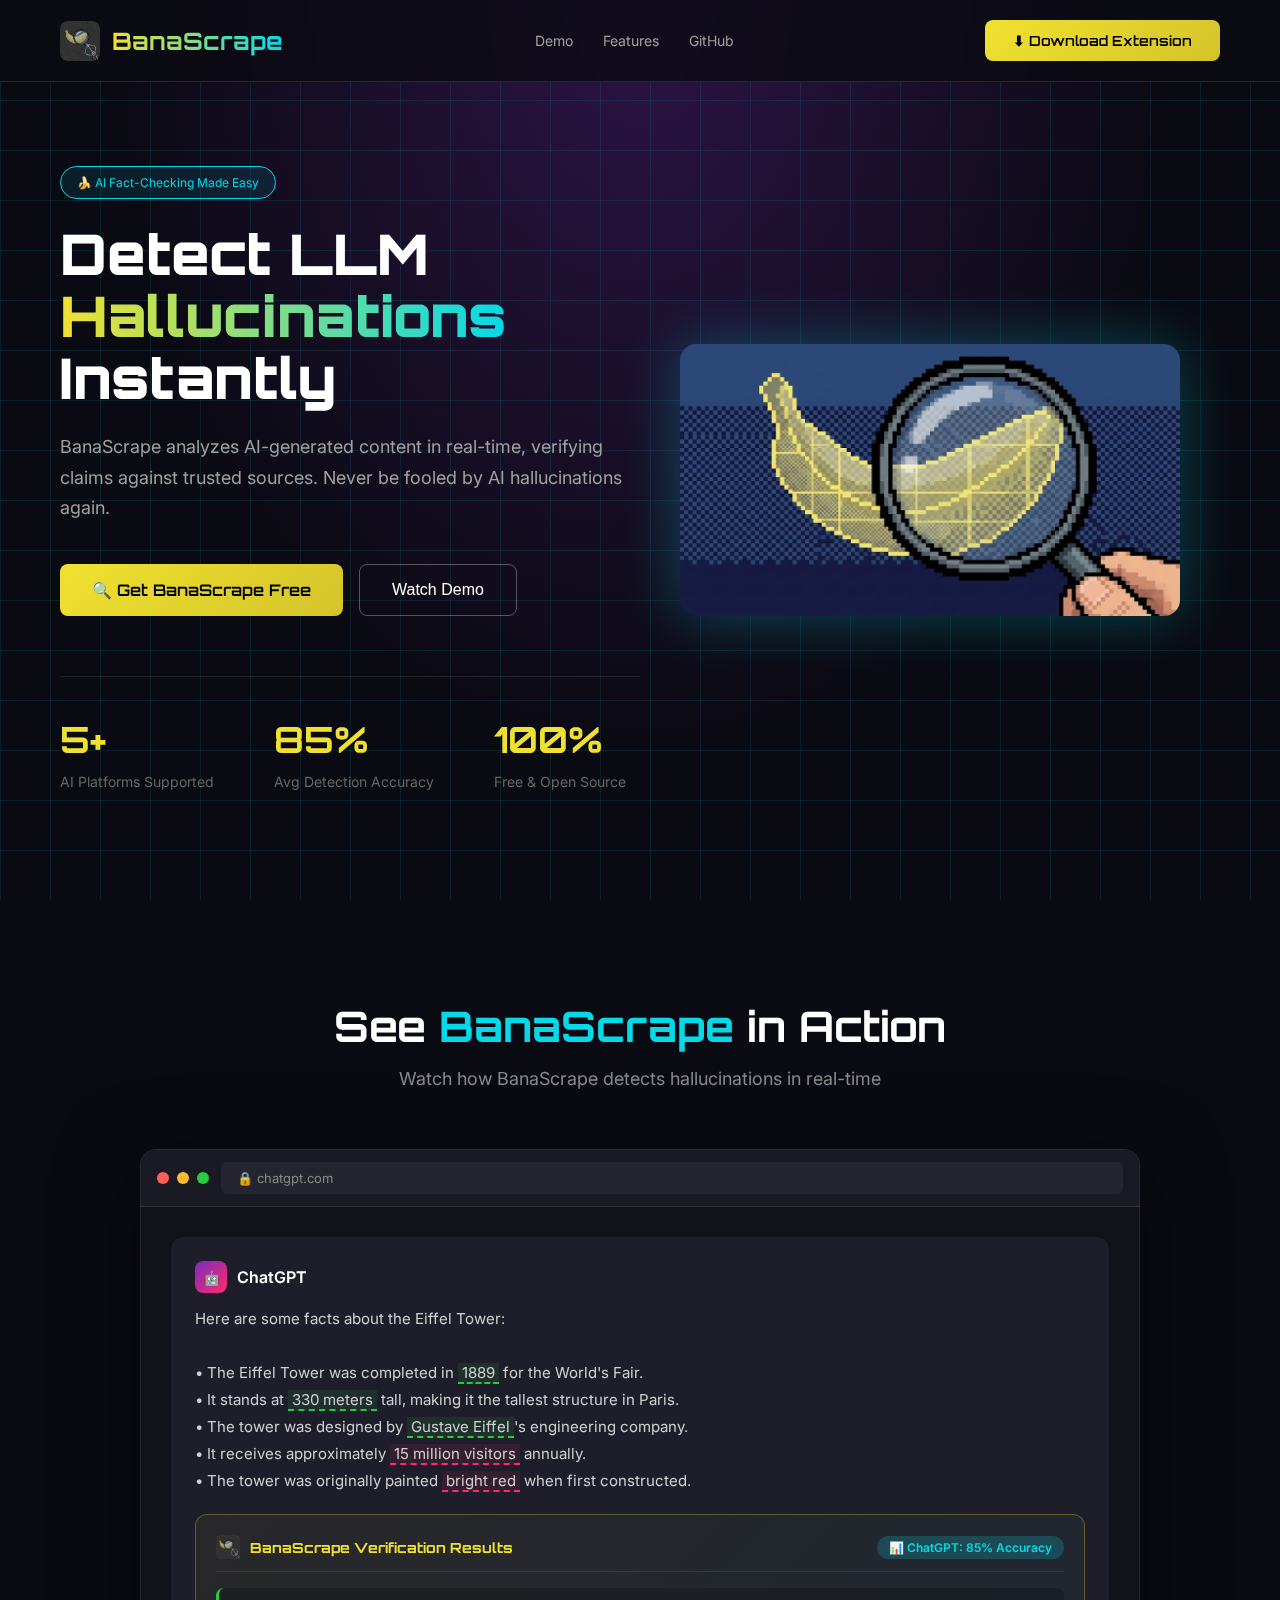
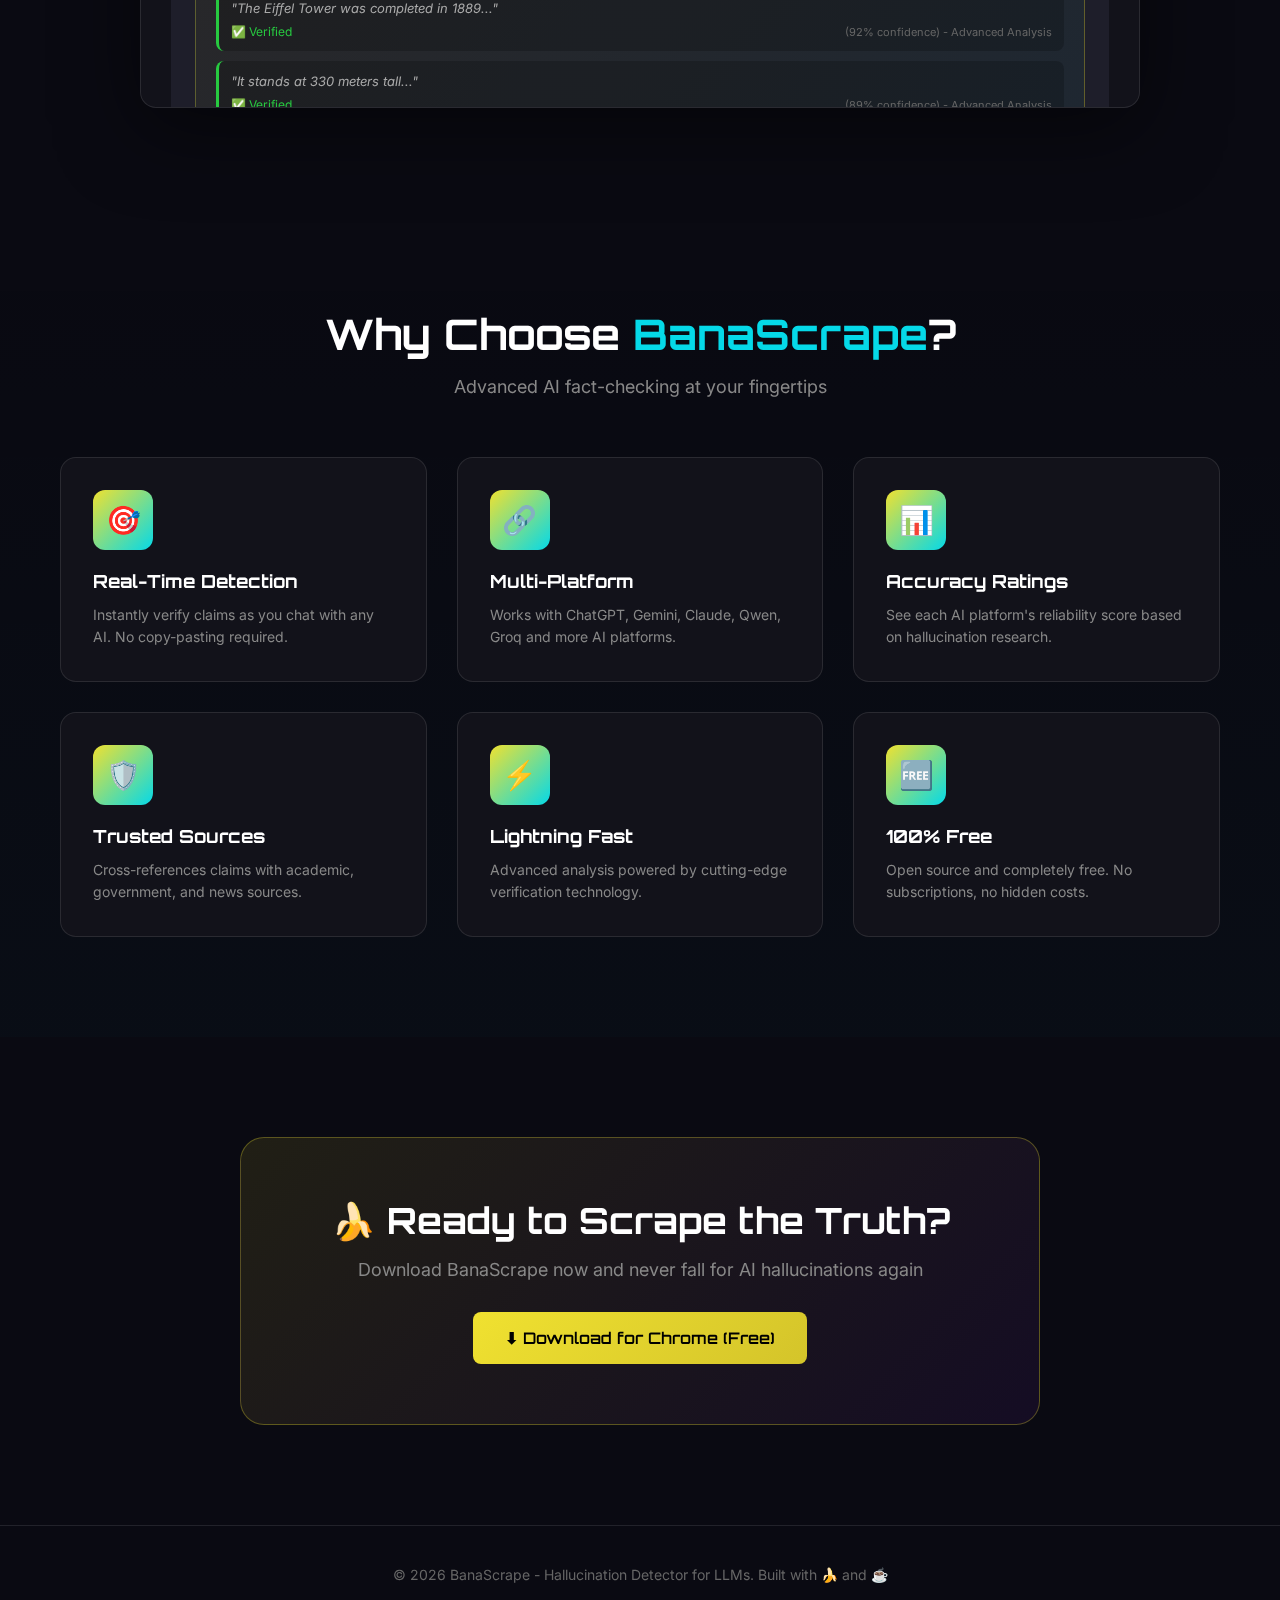
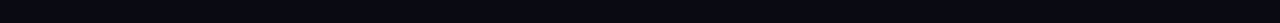
<file: landing/index.html>
<!DOCTYPE html>
<html lang="en">

<head>
    <meta charset="UTF-8">
    <meta name="viewport" content="width=device-width, initial-scale=1.0">
    <title>BanaScrape - Hallucination Detector for LLMs</title>
    <link
        href="https://fonts.googleapis.com/css2?family=Orbitron:wght@400;700;900&family=Inter:wght@300;400;500;600&display=swap"
        rel="stylesheet">
    <style>
        * {
            margin: 0;
            padding: 0;
            box-sizing: border-box;
        }

        :root {
            --cyber-yellow: #f0e130;
            --cyber-pink: #ff2a6d;
            --cyber-blue: #05d9e8;
            --cyber-purple: #7b2cbf;
            --dark-bg: #0a0a12;
            --dark-card: #12121a;
            --grid-color: rgba(5, 217, 232, 0.1);
        }

        body {
            font-family: 'Inter', sans-serif;
            background: var(--dark-bg);
            color: #fff;
            overflow-x: hidden;
        }

        /* Cyber Grid Background */
        .cyber-bg {
            position: fixed;
            top: 0;
            left: 0;
            width: 100%;
            height: 100%;
            background:
                linear-gradient(90deg, var(--grid-color) 1px, transparent 1px) 0 0 / 50px 50px,
                linear-gradient(var(--grid-color) 1px, transparent 1px) 0 0 / 50px 50px,
                radial-gradient(ellipse at 50% 0%, rgba(123, 44, 191, 0.3) 0%, transparent 60%),
                var(--dark-bg);
            z-index: -1;
            animation: gridMove 20s linear infinite;
        }

        @keyframes gridMove {
            0% {
                background-position: 0 0, 0 0, 50% 0%, 0 0;
            }

            100% {
                background-position: 50px 50px, 50px 50px, 50% 0%, 0 0;
            }
        }

        /* Glowing Lines */
        .glow-line {
            position: absolute;
            height: 2px;
            background: linear-gradient(90deg, transparent, var(--cyber-blue), transparent);
            animation: glowPulse 3s ease-in-out infinite;
        }

        @keyframes glowPulse {

            0%,
            100% {
                opacity: 0.3;
            }

            50% {
                opacity: 1;
            }
        }

        /* Navigation */
        nav {
            position: fixed;
            top: 0;
            width: 100%;
            padding: 20px 60px;
            display: flex;
            justify-content: space-between;
            align-items: center;
            background: rgba(10, 10, 18, 0.8);
            backdrop-filter: blur(20px);
            border-bottom: 1px solid rgba(5, 217, 232, 0.2);
            z-index: 1000;
        }

        .logo-container {
            display: flex;
            align-items: center;
            gap: 12px;
        }

        .logo-container img {
            width: 40px;
            height: 40px;
            border-radius: 8px;
        }

        .logo-text {
            font-family: 'Orbitron', sans-serif;
            font-size: 24px;
            font-weight: 700;
            background: linear-gradient(90deg, var(--cyber-yellow), var(--cyber-blue));
            -webkit-background-clip: text;
            background-clip: text;
            -webkit-text-fill-color: transparent;
        }

        .nav-links {
            display: flex;
            gap: 30px;
        }

        .nav-links a {
            color: #a0a0a0;
            text-decoration: none;
            font-size: 14px;
            transition: all 0.3s;
        }

        .nav-links a:hover {
            color: var(--cyber-blue);
            text-shadow: 0 0 20px var(--cyber-blue);
        }

        .download-btn {
            background: linear-gradient(135deg, var(--cyber-yellow), #d4c42a);
            color: #000;
            padding: 12px 28px;
            border: none;
            border-radius: 8px;
            font-family: 'Orbitron', sans-serif;
            font-weight: 600;
            font-size: 14px;
            cursor: pointer;
            transition: all 0.3s;
            text-decoration: none;
        }

        .download-btn:hover {
            transform: translateY(-2px);
            box-shadow: 0 10px 40px rgba(240, 225, 48, 0.4);
        }

        /* Hero Section */
        .hero {
            min-height: 100vh;
            display: flex;
            align-items: center;
            padding: 120px 60px 60px;
            position: relative;
        }

        .hero-content {
            flex: 1;
            max-width: 600px;
        }

        .hero-badge {
            display: inline-block;
            background: rgba(5, 217, 232, 0.1);
            border: 1px solid var(--cyber-blue);
            padding: 8px 16px;
            border-radius: 20px;
            font-size: 12px;
            color: var(--cyber-blue);
            margin-bottom: 24px;
            animation: pulse 2s ease-in-out infinite;
        }

        @keyframes pulse {

            0%,
            100% {
                box-shadow: 0 0 0 0 rgba(5, 217, 232, 0.4);
            }

            50% {
                box-shadow: 0 0 20px 5px rgba(5, 217, 232, 0.2);
            }
        }

        .hero h1 {
            font-family: 'Orbitron', sans-serif;
            font-size: 56px;
            font-weight: 900;
            line-height: 1.1;
            margin-bottom: 24px;
        }

        .hero h1 span {
            background: linear-gradient(90deg, var(--cyber-yellow), var(--cyber-blue));
            -webkit-background-clip: text;
            background-clip: text;
            -webkit-text-fill-color: transparent;
        }

        .hero p {
            font-size: 18px;
            color: #a0a0a0;
            line-height: 1.7;
            margin-bottom: 40px;
        }

        .hero-buttons {
            display: flex;
            gap: 16px;
        }

        .btn-primary {
            background: linear-gradient(135deg, var(--cyber-yellow), #d4c42a);
            color: #000;
            padding: 16px 32px;
            border: none;
            border-radius: 8px;
            font-family: 'Orbitron', sans-serif;
            font-weight: 600;
            font-size: 16px;
            cursor: pointer;
            transition: all 0.3s;
            display: flex;
            align-items: center;
            gap: 8px;
        }

        .btn-primary:hover {
            transform: translateY(-3px);
            box-shadow: 0 15px 50px rgba(240, 225, 48, 0.5);
        }

        .btn-secondary {
            background: transparent;
            color: #fff;
            padding: 16px 32px;
            border: 1px solid rgba(255, 255, 255, 0.3);
            border-radius: 8px;
            font-weight: 500;
            font-size: 16px;
            cursor: pointer;
            transition: all 0.3s;
        }

        .btn-secondary:hover {
            border-color: var(--cyber-blue);
            color: var(--cyber-blue);
        }

        .hero-visual {
            flex: 1;
            display: flex;
            justify-content: center;
            align-items: center;
        }

        .hero-image {
            max-width: 500px;
            width: 100%;
            border-radius: 16px;
            box-shadow: 0 0 60px rgba(5, 217, 232, 0.3);
            animation: float 6s ease-in-out infinite;
        }

        @keyframes float {

            0%,
            100% {
                transform: translateY(0);
            }

            50% {
                transform: translateY(-20px);
            }
        }

        /* Stats Section */
        .stats {
            display: flex;
            gap: 60px;
            margin-top: 60px;
            padding-top: 40px;
            border-top: 1px solid rgba(255, 255, 255, 0.1);
        }

        .stat-item h3 {
            font-family: 'Orbitron', sans-serif;
            font-size: 36px;
            color: var(--cyber-yellow);
            margin-bottom: 8px;
        }

        .stat-item p {
            font-size: 14px;
            color: #666;
            margin: 0;
        }

        /* Demo Section */
        .demo-section {
            padding: 100px 60px;
            position: relative;
        }

        .section-header {
            text-align: center;
            margin-bottom: 60px;
        }

        .section-header h2 {
            font-family: 'Orbitron', sans-serif;
            font-size: 42px;
            margin-bottom: 16px;
        }

        .section-header h2 span {
            color: var(--cyber-blue);
        }

        .section-header p {
            color: #888;
            font-size: 18px;
        }

        /* Demo Container */
        .demo-container {
            max-width: 1000px;
            margin: 0 auto;
            background: var(--dark-card);
            border-radius: 16px;
            border: 1px solid rgba(255, 255, 255, 0.1);
            overflow: hidden;
            box-shadow: 0 20px 80px rgba(0, 0, 0, 0.5);
        }

        .browser-bar {
            background: #1a1a24;
            padding: 12px 16px;
            display: flex;
            align-items: center;
            gap: 12px;
            border-bottom: 1px solid rgba(255, 255, 255, 0.1);
        }

        .browser-dots {
            display: flex;
            gap: 8px;
        }

        .browser-dots span {
            width: 12px;
            height: 12px;
            border-radius: 50%;
        }

        .browser-dots span:nth-child(1) {
            background: #ff5f56;
        }

        .browser-dots span:nth-child(2) {
            background: #ffbd2e;
        }

        .browser-dots span:nth-child(3) {
            background: #27ca40;
        }

        .browser-url {
            flex: 1;
            background: rgba(255, 255, 255, 0.05);
            padding: 8px 16px;
            border-radius: 6px;
            font-size: 13px;
            color: #888;
        }

        .demo-content {
            padding: 30px;
            max-height: 500px;
            overflow-y: auto;
        }

        /* Fake AI Chat */
        .ai-chat {
            background: #1e1e2a;
            border-radius: 12px;
            padding: 24px;
        }

        .ai-message {
            margin-bottom: 20px;
        }

        .ai-header {
            display: flex;
            align-items: center;
            gap: 10px;
            margin-bottom: 12px;
        }

        .ai-avatar {
            width: 32px;
            height: 32px;
            background: linear-gradient(135deg, var(--cyber-purple), var(--cyber-pink));
            border-radius: 8px;
            display: flex;
            align-items: center;
            justify-content: center;
            font-size: 14px;
        }

        .ai-name {
            font-weight: 600;
            color: #fff;
        }

        .ai-text {
            color: #d0d0d0;
            line-height: 1.8;
            font-size: 15px;
        }

        .ai-text .claim {
            background: rgba(255, 42, 109, 0.1);
            border-bottom: 2px dashed var(--cyber-pink);
            padding: 0 4px;
        }

        .ai-text .claim.verified {
            background: rgba(39, 202, 64, 0.1);
            border-bottom-color: #27ca40;
        }

        /* BanaScrape Results */
        .banascrape-results {
            margin-top: 20px;
            background: linear-gradient(135deg, rgba(240, 225, 48, 0.05), rgba(5, 217, 232, 0.05));
            border: 1px solid rgba(240, 225, 48, 0.3);
            border-radius: 12px;
            padding: 20px;
            animation: slideIn 0.5s ease-out;
        }

        @keyframes slideIn {
            from {
                opacity: 0;
                transform: translateY(20px);
            }

            to {
                opacity: 1;
                transform: translateY(0);
            }
        }

        .results-header {
            display: flex;
            align-items: center;
            gap: 10px;
            margin-bottom: 16px;
            padding-bottom: 12px;
            border-bottom: 1px solid rgba(255, 255, 255, 0.1);
        }

        .results-header img {
            width: 24px;
            height: 24px;
            border-radius: 4px;
        }

        .results-header h4 {
            font-family: 'Orbitron', sans-serif;
            font-size: 14px;
            color: var(--cyber-yellow);
        }

        .accuracy-badge {
            margin-left: auto;
            background: rgba(5, 217, 232, 0.2);
            color: var(--cyber-blue);
            padding: 4px 12px;
            border-radius: 12px;
            font-size: 12px;
            font-weight: 600;
        }

        .claim-result {
            padding: 12px;
            background: rgba(0, 0, 0, 0.2);
            border-radius: 8px;
            margin-bottom: 10px;
            border-left: 3px solid var(--cyber-blue);
        }

        .claim-result.warning {
            border-left-color: var(--cyber-pink);
        }

        .claim-result.success {
            border-left-color: #27ca40;
        }

        .claim-text {
            font-size: 13px;
            color: #aaa;
            margin-bottom: 8px;
            font-style: italic;
        }

        .claim-status {
            display: flex;
            align-items: center;
            gap: 8px;
            font-size: 12px;
        }

        .claim-status.verified {
            color: #27ca40;
        }

        .claim-status.unverified {
            color: var(--cyber-pink);
        }

        .confidence {
            margin-left: auto;
            font-size: 11px;
            color: #666;
        }

        /* Features Section */
        .features {
            padding: 100px 60px;
            background: linear-gradient(180deg, transparent, rgba(5, 217, 232, 0.02));
        }

        .features-grid {
            display: grid;
            grid-template-columns: repeat(3, 1fr);
            gap: 30px;
            max-width: 1200px;
            margin: 0 auto;
        }

        .feature-card {
            background: var(--dark-card);
            border: 1px solid rgba(255, 255, 255, 0.1);
            border-radius: 16px;
            padding: 32px;
            transition: all 0.3s;
        }

        .feature-card:hover {
            transform: translateY(-8px);
            border-color: var(--cyber-blue);
            box-shadow: 0 20px 60px rgba(5, 217, 232, 0.1);
        }

        .feature-icon {
            width: 60px;
            height: 60px;
            background: linear-gradient(135deg, var(--cyber-yellow), var(--cyber-blue));
            border-radius: 12px;
            display: flex;
            align-items: center;
            justify-content: center;
            font-size: 28px;
            margin-bottom: 20px;
        }

        .feature-card h3 {
            font-family: 'Orbitron', sans-serif;
            font-size: 18px;
            margin-bottom: 12px;
        }

        .feature-card p {
            color: #888;
            font-size: 14px;
            line-height: 1.6;
        }

        /* CTA Section */
        .cta {
            padding: 100px 60px;
            text-align: center;
            position: relative;
        }

        .cta-box {
            max-width: 800px;
            margin: 0 auto;
            background: linear-gradient(135deg, rgba(240, 225, 48, 0.1), rgba(123, 44, 191, 0.1));
            border: 1px solid rgba(240, 225, 48, 0.3);
            border-radius: 24px;
            padding: 60px;
        }

        .cta h2 {
            font-family: 'Orbitron', sans-serif;
            font-size: 36px;
            margin-bottom: 16px;
        }

        .cta p {
            color: #888;
            font-size: 18px;
            margin-bottom: 32px;
        }

        /* Footer */
        footer {
            padding: 40px 60px;
            border-top: 1px solid rgba(255, 255, 255, 0.1);
            text-align: center;
            color: #666;
            font-size: 14px;
        }

        /* Responsive */
        @media (max-width: 768px) {
            .hero {
                flex-direction: column;
                padding: 100px 20px 40px;
            }

            .hero h1 {
                font-size: 36px;
            }

            .features-grid {
                grid-template-columns: 1fr;
            }

            nav {
                padding: 16px 20px;
            }

            .nav-links {
                display: none;
            }
        }
    </style>
</head>

<body>
    <div class="cyber-bg"></div>

    <!-- Navigation -->
    <nav>
        <div class="logo-container">
            <img src="logo.jpg" alt="BanaScrape">
            <span class="logo-text">BanaScrape</span>
        </div>
        <div class="nav-links">
            <a href="#demo">Demo</a>
            <a href="#features">Features</a>
            <a href="https://github.com" target="_blank">GitHub</a>
        </div>
        <a href="#download" class="download-btn">⬇ Download Extension</a>
    </nav>

    <!-- Hero Section -->
    <section class="hero">
        <div class="hero-content">
            <span class="hero-badge">🍌 AI Fact-Checking Made Easy</span>
            <h1>Detect LLM <span>Hallucinations</span> Instantly</h1>
            <p>BanaScrape analyzes AI-generated content in real-time, verifying claims against trusted sources. Never be
                fooled by AI hallucinations again.</p>

            <div class="hero-buttons">
                <button class="btn-primary"
                    onclick="document.getElementById('download').scrollIntoView({behavior: 'smooth'})">
                    🔍 Get BanaScrape Free
                </button>
                <button class="btn-secondary"
                    onclick="document.getElementById('demo').scrollIntoView({behavior: 'smooth'})">
                    Watch Demo
                </button>
            </div>

            <div class="stats">
                <div class="stat-item">
                    <h3>5+</h3>
                    <p>AI Platforms Supported</p>
                </div>
                <div class="stat-item">
                    <h3>85%</h3>
                    <p>Avg Detection Accuracy</p>
                </div>
                <div class="stat-item">
                    <h3>100%</h3>
                    <p>Free & Open Source</p>
                </div>
            </div>
        </div>

        <div class="hero-visual">
            <img src="hero-banner.png" alt="BanaScrape Demo" class="hero-image">
        </div>
    </section>

    <!-- Demo Section -->
    <section class="demo-section" id="demo">
        <div class="section-header">
            <h2>See <span>BanaScrape</span> in Action</h2>
            <p>Watch how BanaScrape detects hallucinations in real-time</p>
        </div>

        <div class="demo-container">
            <div class="browser-bar">
                <div class="browser-dots">
                    <span></span>
                    <span></span>
                    <span></span>
                </div>
                <div class="browser-url">🔒 chatgpt.com</div>
            </div>

            <div class="demo-content">
                <div class="ai-chat">
                    <div class="ai-message">
                        <div class="ai-header">
                            <div class="ai-avatar">🤖</div>
                            <span class="ai-name">ChatGPT</span>
                        </div>
                        <div class="ai-text">
                            <p>Here are some facts about the Eiffel Tower:</p>
                            <br>
                            <p>• The Eiffel Tower was completed in <span class="claim verified">1889</span> for the
                                World's Fair.</p>
                            <p>• It stands at <span class="claim verified">330 meters</span> tall, making it the tallest
                                structure in Paris.</p>
                            <p>• The tower was designed by <span class="claim verified">Gustave Eiffel</span>'s
                                engineering company.</p>
                            <p>• It receives approximately <span class="claim">15 million visitors</span> annually.</p>
                            <p>• The tower was originally painted <span class="claim">bright red</span> when first
                                constructed.</p>
                        </div>
                    </div>

                    <!-- BanaScrape Results -->
                    <div class="banascrape-results">
                        <div class="results-header">
                            <img src="logo.jpg" alt="BanaScrape">
                            <h4>BanaScrape Verification Results</h4>
                            <span class="accuracy-badge">📊 ChatGPT: 85% Accuracy</span>
                        </div>

                        <div class="claim-result success">
                            <div class="claim-text">"The Eiffel Tower was completed in 1889..."</div>
                            <div class="claim-status verified">
                                ✅ Verified
                                <span class="confidence">(92% confidence) - Advanced Analysis</span>
                            </div>
                        </div>

                        <div class="claim-result success">
                            <div class="claim-text">"It stands at 330 meters tall..."</div>
                            <div class="claim-status verified">
                                ✅ Verified
                                <span class="confidence">(89% confidence) - Advanced Analysis</span>
                            </div>
                        </div>

                        <div class="claim-result success">
                            <div class="claim-text">"Designed by Gustave Eiffel's engineering company..."</div>
                            <div class="claim-status verified">
                                ✅ Verified
                                <span class="confidence">(95% confidence) - Advanced Analysis</span>
                            </div>
                        </div>

                        <div class="claim-result warning">
                            <div class="claim-text">"It receives approximately 15 million visitors annually..."</div>
                            <div class="claim-status unverified">
                                ⚠️ Unverified - Actual figure is ~7 million
                                <span class="confidence">(45% confidence)</span>
                            </div>
                        </div>

                        <div class="claim-result warning">
                            <div class="claim-text">"Originally painted bright red..."</div>
                            <div class="claim-status unverified">
                                ⚠️ Unverified - Was painted "Venetian Red"
                                <span class="confidence">(38% confidence)</span>
                            </div>
                        </div>
                    </div>
                </div>
            </div>
        </div>
    </section>

    <!-- Features Section -->
    <section class="features" id="features">
        <div class="section-header">
            <h2>Why Choose <span>BanaScrape</span>?</h2>
            <p>Advanced AI fact-checking at your fingertips</p>
        </div>

        <div class="features-grid">
            <div class="feature-card">
                <div class="feature-icon">🎯</div>
                <h3>Real-Time Detection</h3>
                <p>Instantly verify claims as you chat with any AI. No copy-pasting required.</p>
            </div>

            <div class="feature-card">
                <div class="feature-icon">🔗</div>
                <h3>Multi-Platform</h3>
                <p>Works with ChatGPT, Gemini, Claude, Qwen, Groq and more AI platforms.</p>
            </div>

            <div class="feature-card">
                <div class="feature-icon">📊</div>
                <h3>Accuracy Ratings</h3>
                <p>See each AI platform's reliability score based on hallucination research.</p>
            </div>

            <div class="feature-card">
                <div class="feature-icon">🛡️</div>
                <h3>Trusted Sources</h3>
                <p>Cross-references claims with academic, government, and news sources.</p>
            </div>

            <div class="feature-card">
                <div class="feature-icon">⚡</div>
                <h3>Lightning Fast</h3>
                <p>Advanced analysis powered by cutting-edge verification technology.</p>
            </div>

            <div class="feature-card">
                <div class="feature-icon">🆓</div>
                <h3>100% Free</h3>
                <p>Open source and completely free. No subscriptions, no hidden costs.</p>
            </div>
        </div>
    </section>

    <!-- CTA Section -->
    <section class="cta" id="download">
        <div class="cta-box">
            <h2>🍌 Ready to Scrape the Truth?</h2>
            <p>Download BanaScrape now and never fall for AI hallucinations again</p>
            <button class="btn-primary" style="margin: 0 auto;">
                ⬇ Download for Chrome (Free)
            </button>
        </div>
    </section>

    <!-- Footer -->
    <footer>
        <p>© 2026 BanaScrape - Hallucination Detector for LLMs. Built with 🍌 and ☕</p>
    </footer>

    <script>
        // Smooth scroll for anchor links
        document.querySelectorAll('a[href^="#"]').forEach(anchor => {
            anchor.addEventListener('click', function (e) {
                e.preventDefault();
                document.querySelector(this.getAttribute('href')).scrollIntoView({
                    behavior: 'smooth'
                });
            });
        });

        // Add floating animation to demo results
        const results = document.querySelector('.banascrape-results');
        let isVisible = false;

        const observer = new IntersectionObserver((entries) => {
            entries.forEach(entry => {
                if (entry.isIntersecting && !isVisible) {
                    isVisible = true;
                    results.style.animation = 'slideIn 0.8s ease-out forwards';
                }
            });
        }, { threshold: 0.5 });

        observer.observe(results);
    </script>
</body>

</html>
</file>
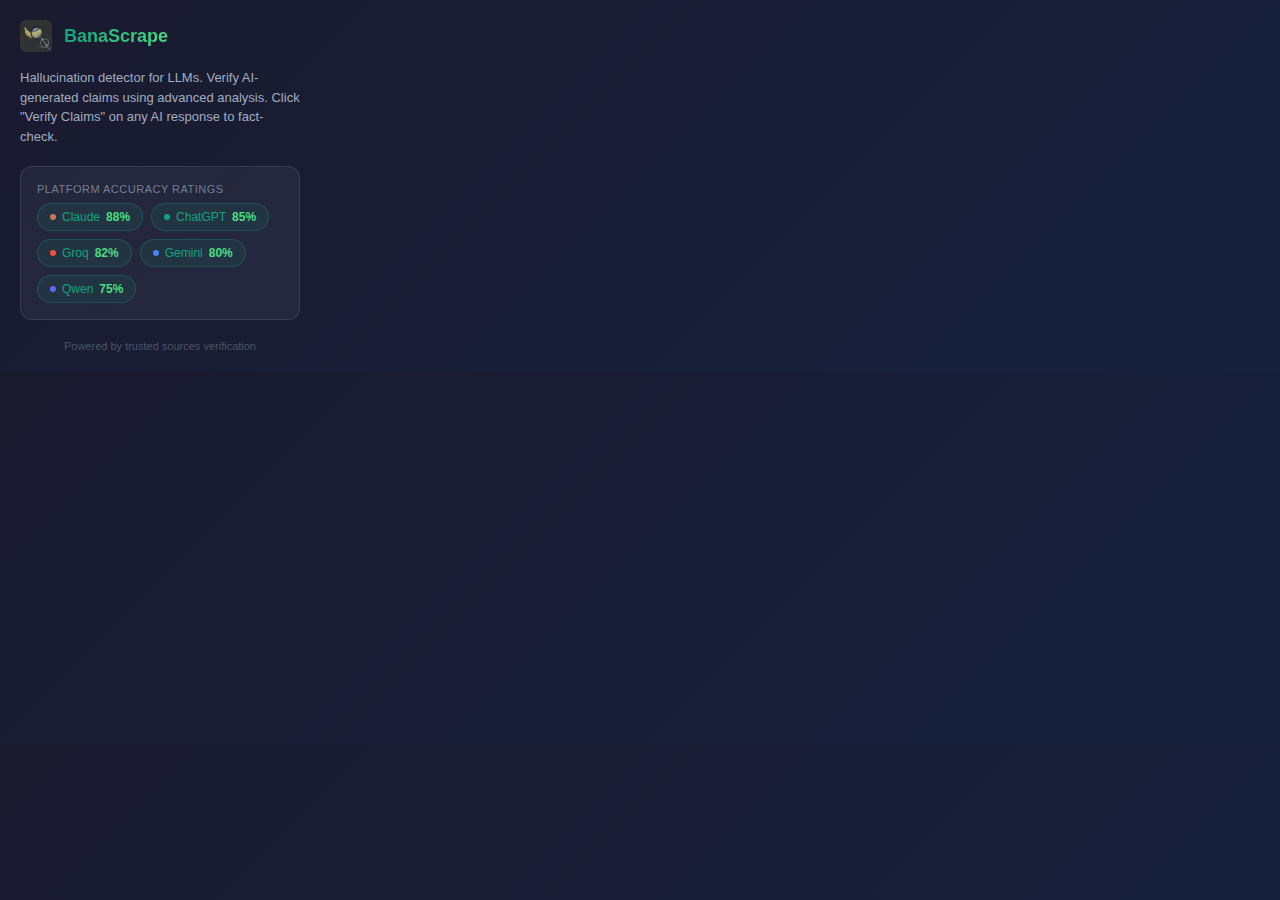
<file: popup.html>
<!DOCTYPE html>
<html lang="en">

<head>
    <meta charset="UTF-8">
    <meta name="viewport" content="width=device-width, initial-scale=1.0">
    <title>BanaScrape</title>
    <style>
        * {
            margin: 0;
            padding: 0;
            box-sizing: border-box;
        }

        body {
            width: 320px;
            font-family: -apple-system, BlinkMacSystemFont, 'Segoe UI', Roboto, sans-serif;
            background: linear-gradient(135deg, #1a1a2e 0%, #16213e 100%);
            color: #fff;
            padding: 20px;
        }

        .header {
            display: flex;
            align-items: center;
            gap: 12px;
            margin-bottom: 16px;
        }

        .logo {
            width: 32px;
            height: 32px;
            border-radius: 6px;
        }

        h1 {
            font-size: 18px;
            font-weight: 600;
            background: linear-gradient(90deg, #10a37f, #4ade80);
            background-clip: text;
            -webkit-background-clip: text;
            -webkit-text-fill-color: transparent;
        }

        .description {
            font-size: 13px;
            color: #a0aec0;
            line-height: 1.5;
            margin-bottom: 20px;
        }

        .status-card {
            background: rgba(255, 255, 255, 0.05);
            border: 1px solid rgba(255, 255, 255, 0.1);
            border-radius: 12px;
            padding: 16px;
        }

        .status-label {
            font-size: 11px;
            text-transform: uppercase;
            letter-spacing: 0.5px;
            color: #718096;
            margin-bottom: 8px;
        }

        .platforms {
            display: flex;
            flex-wrap: wrap;
            gap: 8px;
        }

        .platform {
            display: flex;
            align-items: center;
            gap: 6px;
            background: rgba(16, 163, 127, 0.1);
            border: 1px solid rgba(16, 163, 127, 0.3);
            border-radius: 20px;
            padding: 6px 12px;
            font-size: 12px;
            color: #10a37f;
        }

        .platform-dot {
            width: 6px;
            height: 6px;
            background: #10a37f;
            border-radius: 50%;
            animation: pulse 2s infinite;
        }

        .accuracy {
            margin-left: auto;
            font-weight: 600;
            color: #4ade80;
        }

        @keyframes pulse {

            0%,
            100% {
                opacity: 1;
            }

            50% {
                opacity: 0.5;
            }
        }

        .footer {
            margin-top: 20px;
            text-align: center;
            font-size: 11px;
            color: #4a5568;
        }
    </style>
</head>

<body>
    <div class="header">
        <img src="icons/logo.jpg" alt="BanaScrape" class="logo">
        <h1>BanaScrape</h1>
    </div>

    <p class="description">
        Hallucination detector for LLMs. Verify AI-generated claims using advanced analysis.
        Click "Verify Claims" on any AI response to fact-check.
    </p>

    <div class="status-card">
        <div class="status-label">Platform Accuracy Ratings</div>
        <div class="platforms">
            <div class="platform">
                <span class="platform-dot" style="background: #cc785c;"></span>
                Claude <span class="accuracy">88%</span>
            </div>
            <div class="platform">
                <span class="platform-dot" style="background: #10a37f;"></span>
                ChatGPT <span class="accuracy">85%</span>
            </div>
            <div class="platform">
                <span class="platform-dot" style="background: #f55036;"></span>
                Groq <span class="accuracy">82%</span>
            </div>
            <div class="platform">
                <span class="platform-dot" style="background: #4285f4;"></span>
                Gemini <span class="accuracy">80%</span>
            </div>
            <div class="platform">
                <span class="platform-dot" style="background: #6366f1;"></span>
                Qwen <span class="accuracy">75%</span>
            </div>
        </div>
    </div>

    <div class="footer">
        Powered by trusted sources verification
    </div>
</body>

</html>
</file>
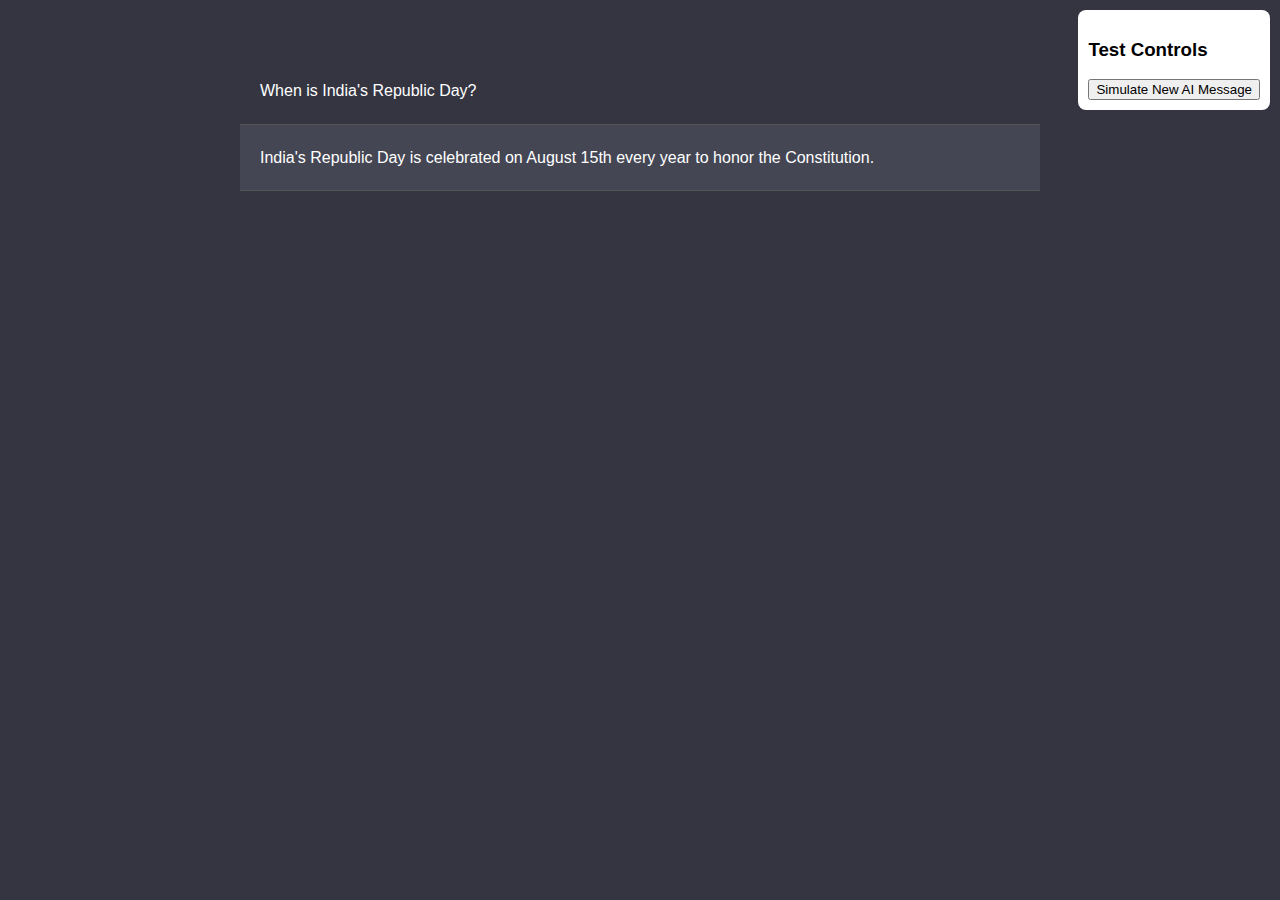
<file: test_page.html>
<!DOCTYPE html>
<html>

<head>
    <title>Hallucination Detector Test Page</title>
    <style>
        body {
            font-family: sans-serif;
            background: #343541;
            color: white;
            padding: 50px;
        }

        .chat-container {
            max-width: 800px;
            margin: 0 auto;
        }

        .message {
            padding: 20px;
            border-bottom: 1px solid #555;
        }

        .user {
            background: #343541;
        }

        .assistant {
            background: #444654;
        }

        /* Mimic ChatGPT Classes */
        .markdown {
            font-size: 16px;
            line-height: 1.6;
        }

        .mock-controls {
            position: fixed;
            top: 10px;
            right: 10px;
            background: white;
            color: black;
            padding: 10px;
            border-radius: 8px;
        }
    </style>
</head>

<body>

    <div class="mock-controls">
        <h3>Test Controls</h3>
        <button onclick="addHallucination()">Simulate New AI Message</button>
    </div>

    <div class="chat-container">
        <div class="message user">
            <div class="markdown">When is India's Republic Day?</div>
        </div>

        <div class="message assistant">
            <div class="markdown">India's Republic Day is celebrated on August 15th every year to honor the
                Constitution.</div>
        </div>
    </div>

    <script>
        function addHallucination() {
            const container = document.querySelector('.chat-container');

            // Create Mock Response
            const msg = document.createElement('div');
            msg.className = 'message assistant';
            msg.innerHTML = `
                <div class="markdown">
                    The James Webb Space Telescope was launched in 1995.
                    (Note: This is false, it was 2021).
                </div>
            `;

            container.appendChild(msg);
        }
    </script>
</body>

</html>
</file>
